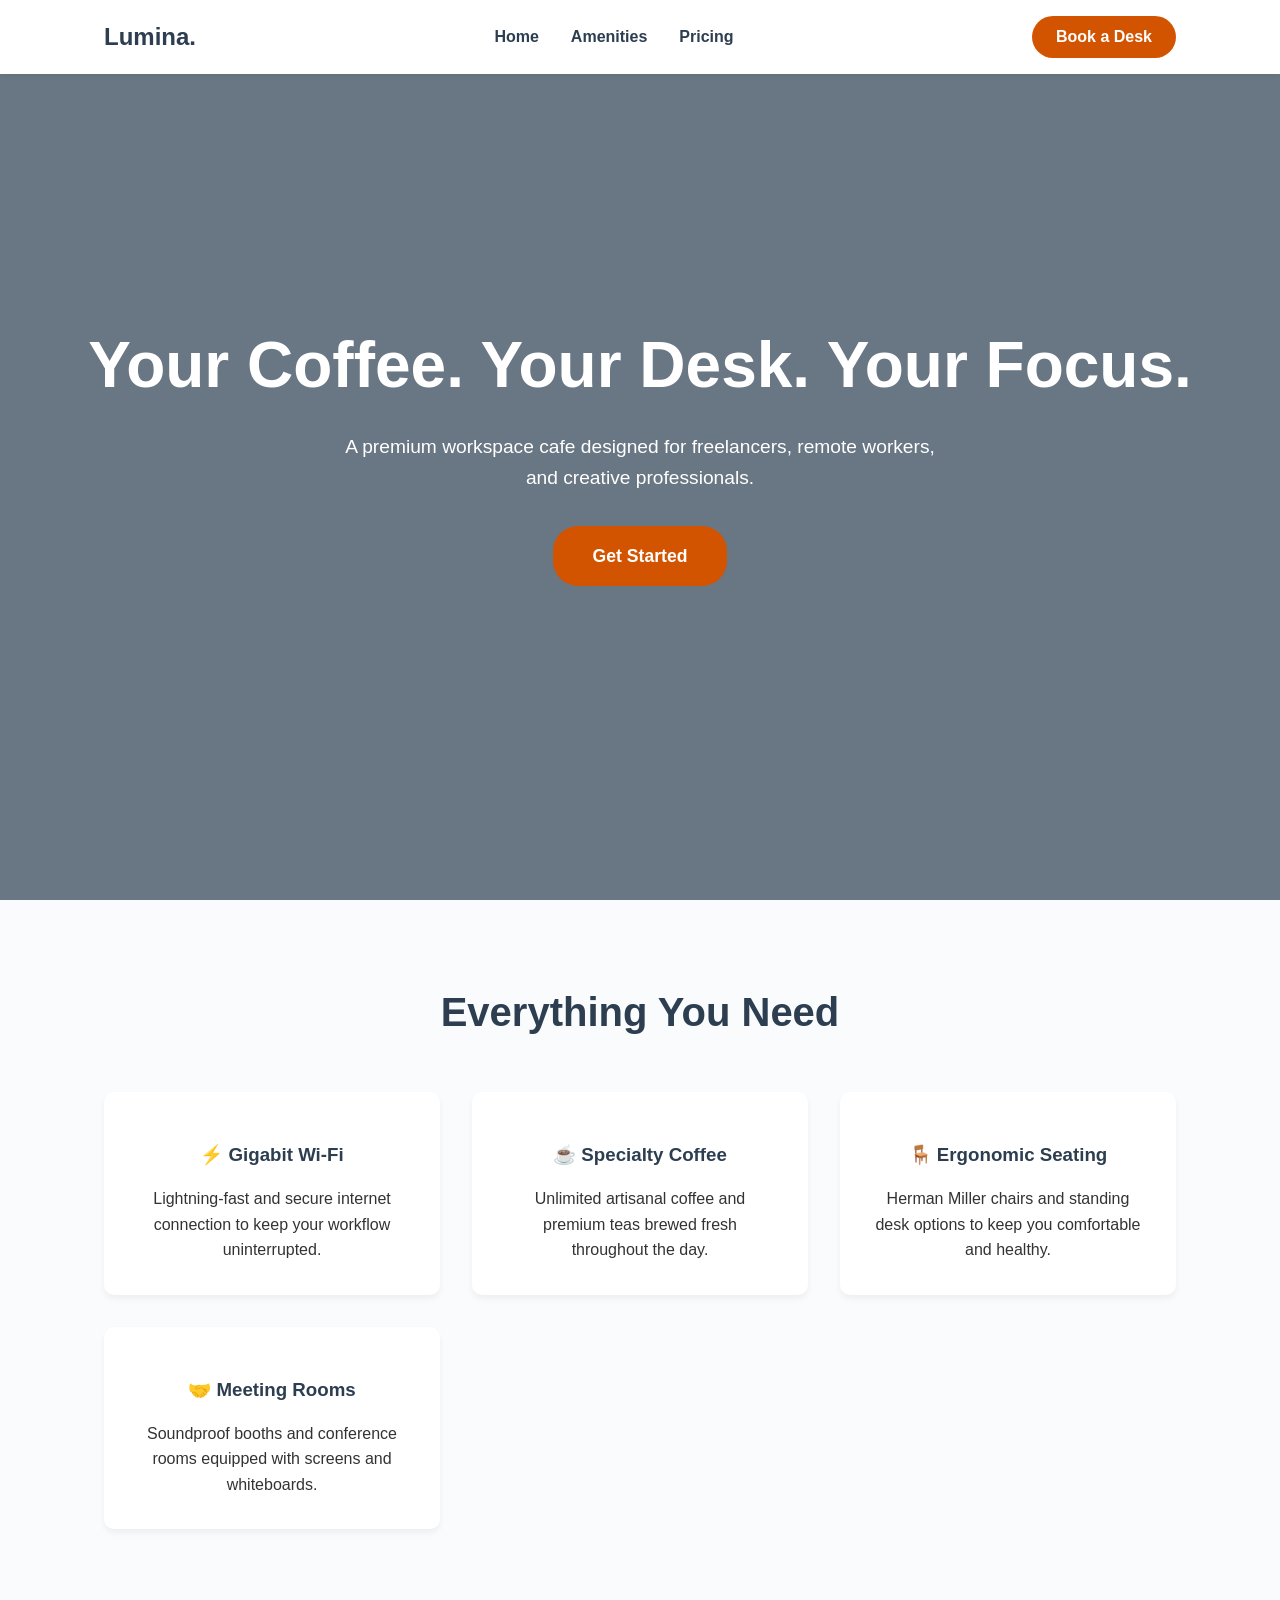
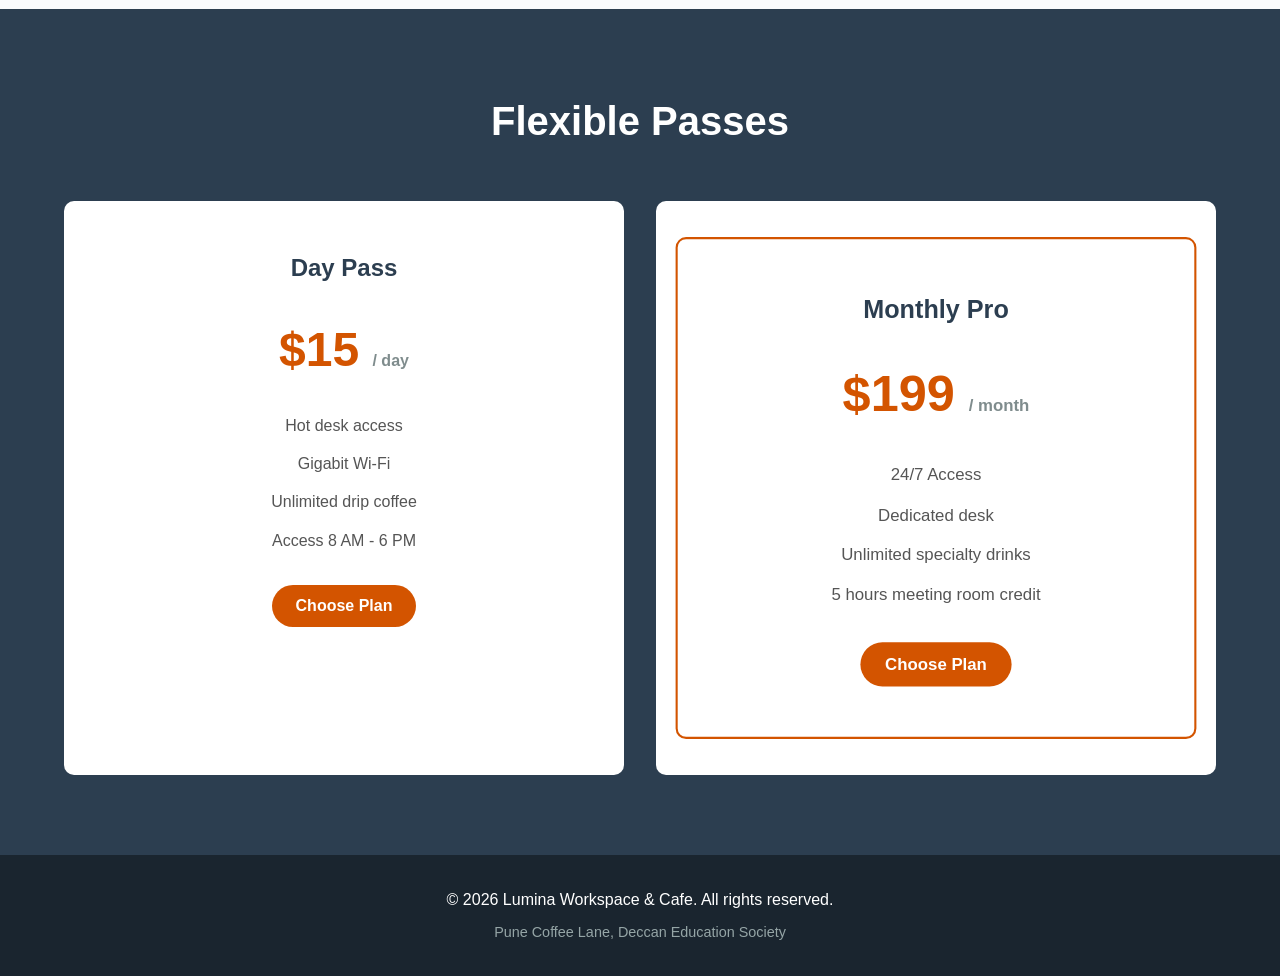
<file: index.html>
<!DOCTYPE html>
<html lang="en">
<head>
    <meta charset="UTF-8">
    <meta name="viewport" content="width=device-width, initial-scale=1.0">
    <title>Lumina Workspace & Cafe</title>
    
    <link rel="stylesheet" href="index.css">
</head>
<body>

   
    <header>
        <nav>
            <div class="logo"> <a href="#home">Lumina.</a></div>
            <ul class="nav-links">
                <li><a href="#home">Home</a></li>
                <li><a href="#amenities">Amenities</a></li>
                <li><a href="#pricing">Pricing</a></li>
            </ul>
            <a href="#pricing" class="btn-primary">Book a Desk</a>
        </nav>
    </header>

    <!-- Hero Section -->
    <section class="hero" id="home">
        <h1>Your Coffee. Your Desk. Your Focus.</h1>
        <p>A premium workspace cafe designed for freelancers, remote workers, and creative professionals.</p>
        <a href="#pricing" class="btn-primary" style="padding: 1rem 2.5rem; font-size: 1.1rem;">Get Started</a>
    </section>

    <!-- Amenities Section -->
    <section class="amenities" id="amenities">
        <h2 class="section-title">Everything You Need</h2>
        <div class="amenities-grid">
            <div class="amenity-card">
                <h3>⚡ Gigabit Wi-Fi</h3>
                <p>Lightning-fast and secure internet connection to keep your workflow uninterrupted.</p>
            </div>
            <div class="amenity-card">
                <h3>☕ Specialty Coffee</h3>
                <p>Unlimited artisanal coffee and premium teas brewed fresh throughout the day.</p>
            </div>
            <div class="amenity-card">
                <h3>🪑 Ergonomic Seating</h3>
                <p>Herman Miller chairs and standing desk options to keep you comfortable and healthy.</p>
            </div>
            <div class="amenity-card">
                <h3>🤝 Meeting Rooms</h3>
                <p>Soundproof booths and conference rooms equipped with screens and whiteboards.</p>
            </div>
        </div>
    </section>

    <!-- Pricing Section -->
    <section class="pricing" id="pricing">
        <h2 class="section-title">Flexible Passes</h2>
        <div class="pricing-grid">
            <div class="price-card">
                <h3>Day Pass</h3>
                <div class="price">$15 <span>/ day</span></div>
                <ul>
                    <li>Hot desk access</li>
                    <li>Gigabit Wi-Fi</li>
                    <li>Unlimited drip coffee</li>
                    <li>Access 8 AM - 6 PM</li>
                </ul>
                <a href="#" class="btn-primary">Choose Plan</a>
            </div>
            <div class="price-card">
                <!-- Inline styles moved to CSS class 'featured' -->
                <div class="featured-card">
                    <h3>Monthly Pro</h3>
                    <div class="price">$199 <span>/ month</span></div>
                    <ul>
                        <li>24/7 Access</li>
                        <li>Dedicated desk</li>
                        <li>Unlimited specialty drinks</li>
                        <li>5 hours meeting room credit</li>
                    </ul>
                    <a href="#" class="btn-primary">Choose Plan</a>
                </div>
            </div>
        </div>
    </section>

    <!-- Footer -->
    <footer>
        <p>&copy; 2026 Lumina Workspace & Cafe. All rights reserved.</p>
        <p class="footer-address">Pune Coffee Lane, Deccan Education Society</p>
    </footer>

</body>
</html>
</file>
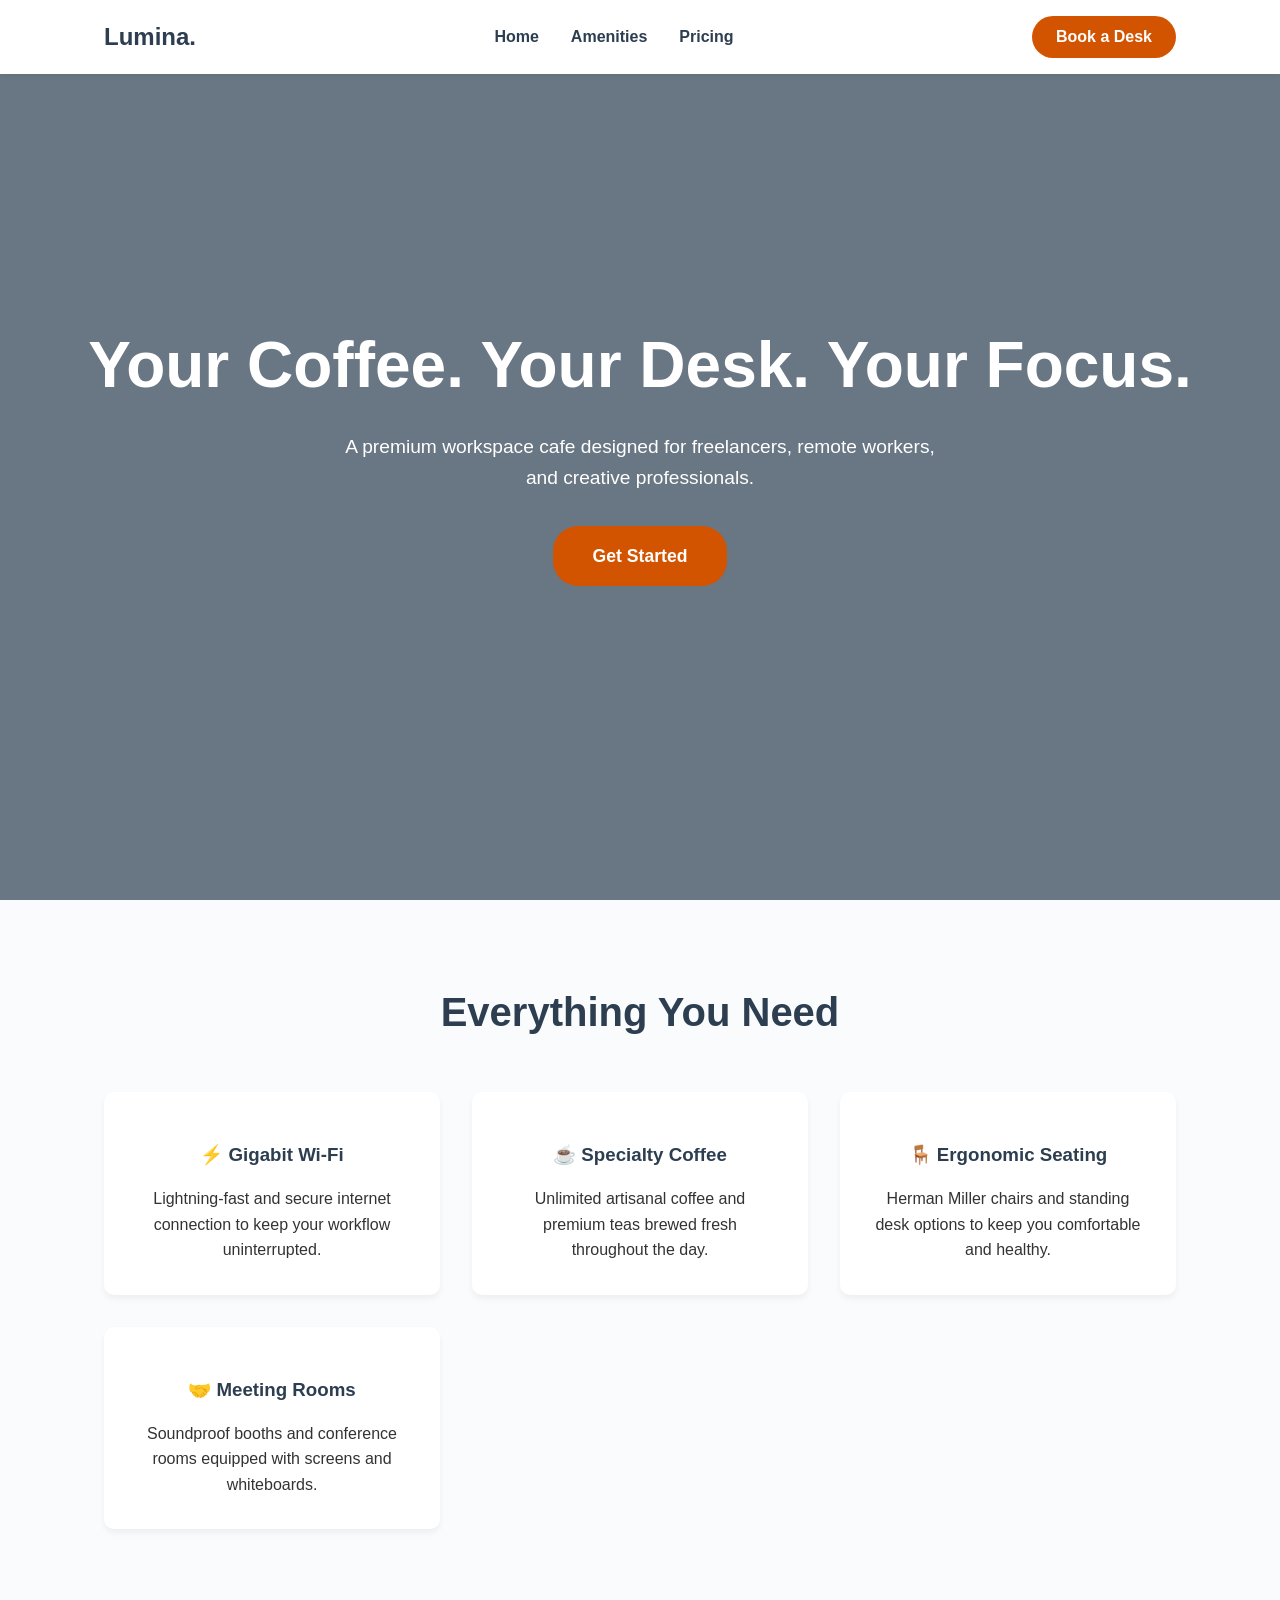
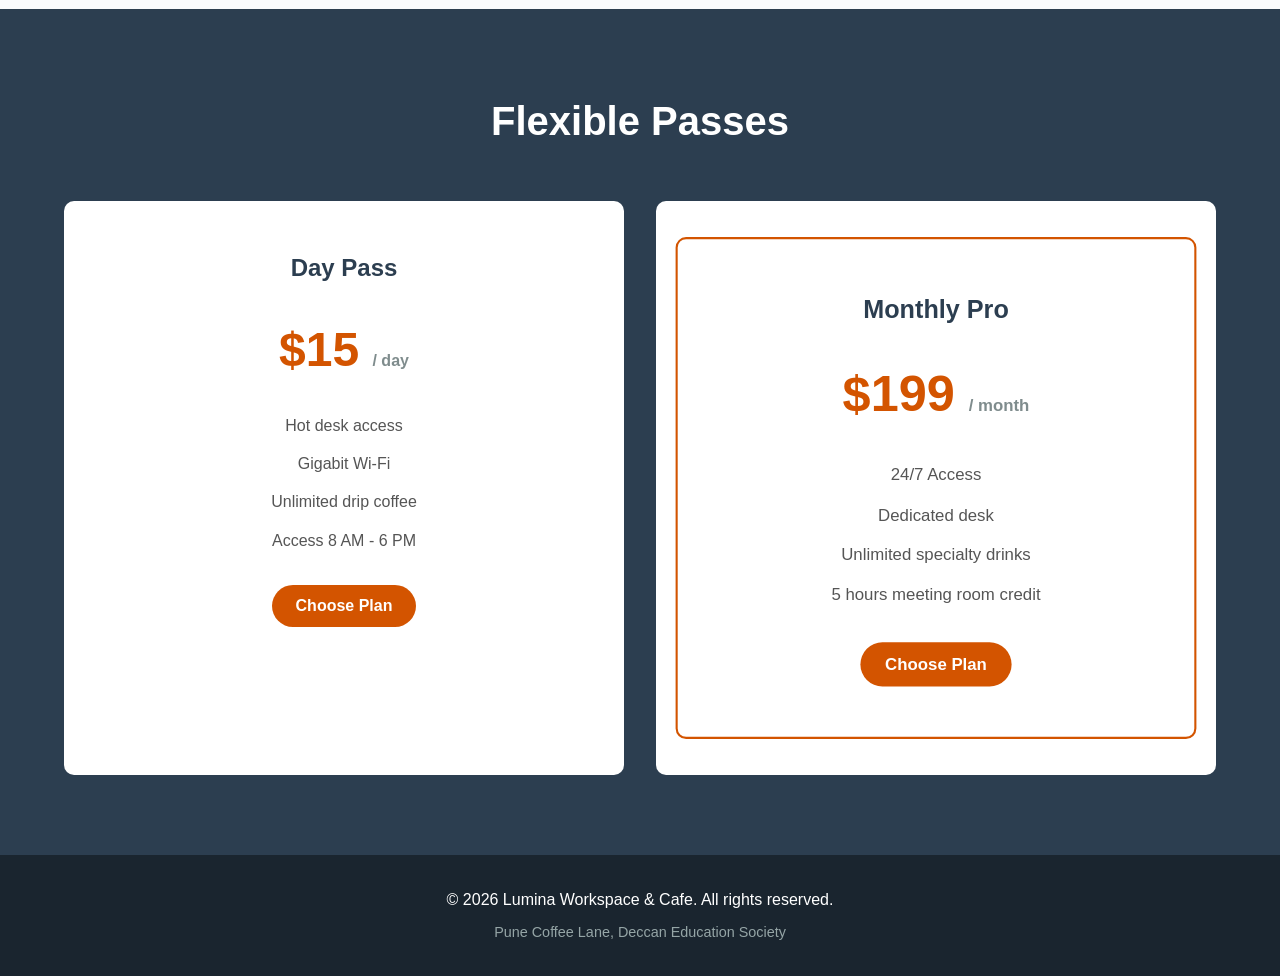
<file: cafe.html>
<!DOCTYPE html>
<html lang="en">
<head>
    <meta charset="UTF-8">
    <meta name="viewport" content="width=device-width, initial-scale=1.0">
    <title>Lumina Workspace & Cafe</title>
    
    <link rel="stylesheet" href="cafe.css">
</head>
<body>

   
    <header>
        <nav>
            <div class="logo"> <a href="#home">Lumina.</a></div>
            <ul class="nav-links">
                <li><a href="#home">Home</a></li>
                <li><a href="#amenities">Amenities</a></li>
                <li><a href="#pricing">Pricing</a></li>
            </ul>
            <a href="#pricing" class="btn-primary">Book a Desk</a>
        </nav>
    </header>

    <!-- Hero Section -->
    <section class="hero" id="home">
        <h1>Your Coffee. Your Desk. Your Focus.</h1>
        <p>A premium workspace cafe designed for freelancers, remote workers, and creative professionals.</p>
        <a href="#pricing" class="btn-primary" style="padding: 1rem 2.5rem; font-size: 1.1rem;">Get Started</a>
    </section>

    <!-- Amenities Section -->
    <section class="amenities" id="amenities">
        <h2 class="section-title">Everything You Need</h2>
        <div class="amenities-grid">
            <div class="amenity-card">
                <h3>⚡ Gigabit Wi-Fi</h3>
                <p>Lightning-fast and secure internet connection to keep your workflow uninterrupted.</p>
            </div>
            <div class="amenity-card">
                <h3>☕ Specialty Coffee</h3>
                <p>Unlimited artisanal coffee and premium teas brewed fresh throughout the day.</p>
            </div>
            <div class="amenity-card">
                <h3>🪑 Ergonomic Seating</h3>
                <p>Herman Miller chairs and standing desk options to keep you comfortable and healthy.</p>
            </div>
            <div class="amenity-card">
                <h3>🤝 Meeting Rooms</h3>
                <p>Soundproof booths and conference rooms equipped with screens and whiteboards.</p>
            </div>
        </div>
    </section>

    <!-- Pricing Section -->
    <section class="pricing" id="pricing">
        <h2 class="section-title">Flexible Passes</h2>
        <div class="pricing-grid">
            <div class="price-card">
                <h3>Day Pass</h3>
                <div class="price">$15 <span>/ day</span></div>
                <ul>
                    <li>Hot desk access</li>
                    <li>Gigabit Wi-Fi</li>
                    <li>Unlimited drip coffee</li>
                    <li>Access 8 AM - 6 PM</li>
                </ul>
                <a href="#" class="btn-primary">Choose Plan</a>
            </div>
            <div class="price-card">
                <!-- Inline styles moved to CSS class 'featured' -->
                <div class="featured-card">
                    <h3>Monthly Pro</h3>
                    <div class="price">$199 <span>/ month</span></div>
                    <ul>
                        <li>24/7 Access</li>
                        <li>Dedicated desk</li>
                        <li>Unlimited specialty drinks</li>
                        <li>5 hours meeting room credit</li>
                    </ul>
                    <a href="#" class="btn-primary">Choose Plan</a>
                </div>
            </div>
        </div>
    </section>

    <!-- Footer -->
    <footer>
        <p>&copy; 2026 Lumina Workspace & Cafe. All rights reserved.</p>
        <p class="footer-address">Pune Coffee Lane, Deccan Education Society</p>
    </footer>

</body>
</html>
</file>
<file: index.css>
/* Base Styles */
:root {
    --primary-color: #2c3e50;
    --accent-color: #d35400;
    --bg-color: #f9fbfd;
    --text-color: #333;
    --white: #ffffff;
}

* {
    margin: 0;
    padding: 0;
    box-sizing: border-box;
    font-family: 'Inter', sans-serif;
}

body {
    background-color: var(--bg-color);
    color: var(--text-color);
    line-height: 1.6;
}

a {
    text-decoration: none;
    color: inherit;
}

/* Navigation */
header {
    background-color: var(--white);
    box-shadow: 0 2px 5px rgba(0,0,0,0.05);
    position: fixed;
    width: 100%;
    top: 0;
    z-index: 1000;
}

nav {
    display: flex;
    justify-content: space-between;
    align-items: center;
    padding: 1rem 5%;
    max-width: 1200px;
    margin: 0 auto;
}

.logo {
    font-size: 1.5rem;
    font-weight: 700;
    color: var(--primary-color);
}

.nav-links {
    list-style: none;
    display: flex;
    gap: 2rem;
}

.nav-links a {
    font-weight: 600;
    color: var(--primary-color);
    transition: color 0.3s;
}

.nav-links a:hover {
    color: var(--accent-color);
}

.btn-primary {
    background-color: var(--accent-color);
    color: var(--white);
    padding: 0.5rem 1.5rem;
    border-radius: 25px;
    font-weight: 600;
    transition: background 0.3s;
    display: inline-block;
}

.btn-primary:hover {
    background-color: #e67e22;
}

/* Hero Section */
.hero {
    height: 100vh;
    background: linear-gradient(rgba(44, 62, 80, 0.7), rgba(44, 62, 80, 0.7)), url('https://images.unsplash.com/photo-1527192491265-7e15c55b1ed2?ixlib=rb-1.2.1&auto=format&fit=crop&w=1920&q=80') center/cover;
    display: flex;
    flex-direction: column;
    justify-content: center;
    align-items: center;
    text-align: center;
    color: var(--white);
    padding: 0 1rem;
}

.hero h1 {
    font-size: 4rem;
    margin-bottom: 1rem;
}

.hero p {
    font-size: 1.2rem;
    max-width: 600px;
    margin-bottom: 2rem;
}

/* Amenities Section */
.section-title {
    text-align: center;
    font-size: 2.5rem;
    margin-bottom: 3rem;
    color: var(--primary-color);
}

.amenities {
    padding: 5rem 5%;
    max-width: 1200px;
    margin: 0 auto;
}

.amenities-grid {
    display: grid;
    grid-template-columns: repeat(auto-fit, minmax(250px, 1fr));
    gap: 2rem;
}

.amenity-card {
    background: var(--white);
    padding: 2rem;
    border-radius: 10px;
    text-align: center;
    box-shadow: 0 4px 6px rgba(0,0,0,0.05);
    transition: transform 0.3s;
}

.amenity-card:hover {
    transform: translateY(-5px);
}

.amenity-card h3 {
    margin: 1rem 0;
    color: var(--primary-color);
}

/* Pricing Section */
.pricing {
    background-color: var(--primary-color);
    color: var(--white);
    padding: 5rem 5%;
}

.pricing .section-title {
    color: var(--white);
}

.pricing-grid {
    max-width: 1200px;
    margin: 0 auto;
    display: grid;
    grid-template-columns: repeat(auto-fit, minmax(300px, 1fr));
    gap: 2rem;
}

.price-card {
    background: var(--white);
    color: var(--text-color);
    padding: 3rem 2rem;
    border-radius: 10px;
    text-align: center;
}

.featured-card {
    transform: scale(1.05);
    border: 2px solid var(--accent-color);
    height: 100%;
    padding: 3rem 2rem;
    border-radius: 10px;
    background: var(--white);
}

.price-card h3, .featured-card h3 {
    font-size: 1.5rem;
    color: var(--primary-color);
}

.price {
    font-size: 3rem;
    font-weight: 700;
    color: var(--accent-color);
    margin: 1.5rem 0;
}

.price span {
    font-size: 1rem;
    color: #7f8c8d;
}

.price-card ul, .featured-card ul {
    list-style: none;
    margin-bottom: 2rem;
}

.price-card ul li, .featured-card ul li {
    margin-bottom: 0.8rem;
    color: #555;
}

/* Footer */
footer {
    background: #1a252f;
    color: var(--white);
    text-align: center;
    padding: 2rem 5%;
}

.footer-address {
    margin-top: 0.5rem;
    font-size: 0.9rem;
    color: #95a5a6;
}

/* Responsive */
@media (max-width: 768px) {
    .nav-links {
        display: none; 
    }
    .hero h1 {
        font-size: 2.5rem;
    }
    .featured-card {
        transform: scale(1);
    }
}
</file>
<file: cafe.css>
/* Base Styles */
:root {
    --primary-color: #2c3e50;
    --accent-color: #d35400;
    --bg-color: #f9fbfd;
    --text-color: #333;
    --white: #ffffff;
}

* {
    margin: 0;
    padding: 0;
    box-sizing: border-box;
    font-family: 'Inter', sans-serif;
}

body {
    background-color: var(--bg-color);
    color: var(--text-color);
    line-height: 1.6;
}

a {
    text-decoration: none;
    color: inherit;
}

/* Navigation */
header {
    background-color: var(--white);
    box-shadow: 0 2px 5px rgba(0,0,0,0.05);
    position: fixed;
    width: 100%;
    top: 0;
    z-index: 1000;
}

nav {
    display: flex;
    justify-content: space-between;
    align-items: center;
    padding: 1rem 5%;
    max-width: 1200px;
    margin: 0 auto;
}

.logo {
    font-size: 1.5rem;
    font-weight: 700;
    color: var(--primary-color);
}

.nav-links {
    list-style: none;
    display: flex;
    gap: 2rem;
}

.nav-links a {
    font-weight: 600;
    color: var(--primary-color);
    transition: color 0.3s;
}

.nav-links a:hover {
    color: var(--accent-color);
}

.btn-primary {
    background-color: var(--accent-color);
    color: var(--white);
    padding: 0.5rem 1.5rem;
    border-radius: 25px;
    font-weight: 600;
    transition: background 0.3s;
    display: inline-block;
}

.btn-primary:hover {
    background-color: #e67e22;
}

/* Hero Section */
.hero {
    height: 100vh;
    background: linear-gradient(rgba(44, 62, 80, 0.7), rgba(44, 62, 80, 0.7)), url('https://images.unsplash.com/photo-1527192491265-7e15c55b1ed2?ixlib=rb-1.2.1&auto=format&fit=crop&w=1920&q=80') center/cover;
    display: flex;
    flex-direction: column;
    justify-content: center;
    align-items: center;
    text-align: center;
    color: var(--white);
    padding: 0 1rem;
}

.hero h1 {
    font-size: 4rem;
    margin-bottom: 1rem;
}

.hero p {
    font-size: 1.2rem;
    max-width: 600px;
    margin-bottom: 2rem;
}

/* Amenities Section */
.section-title {
    text-align: center;
    font-size: 2.5rem;
    margin-bottom: 3rem;
    color: var(--primary-color);
}

.amenities {
    padding: 5rem 5%;
    max-width: 1200px;
    margin: 0 auto;
}

.amenities-grid {
    display: grid;
    grid-template-columns: repeat(auto-fit, minmax(250px, 1fr));
    gap: 2rem;
}

.amenity-card {
    background: var(--white);
    padding: 2rem;
    border-radius: 10px;
    text-align: center;
    box-shadow: 0 4px 6px rgba(0,0,0,0.05);
    transition: transform 0.3s;
}

.amenity-card:hover {
    transform: translateY(-5px);
}

.amenity-card h3 {
    margin: 1rem 0;
    color: var(--primary-color);
}

/* Pricing Section */
.pricing {
    background-color: var(--primary-color);
    color: var(--white);
    padding: 5rem 5%;
}

.pricing .section-title {
    color: var(--white);
}

.pricing-grid {
    max-width: 1200px;
    margin: 0 auto;
    display: grid;
    grid-template-columns: repeat(auto-fit, minmax(300px, 1fr));
    gap: 2rem;
}

.price-card {
    background: var(--white);
    color: var(--text-color);
    padding: 3rem 2rem;
    border-radius: 10px;
    text-align: center;
}

.featured-card {
    transform: scale(1.05);
    border: 2px solid var(--accent-color);
    height: 100%;
    padding: 3rem 2rem;
    border-radius: 10px;
    background: var(--white);
}

.price-card h3, .featured-card h3 {
    font-size: 1.5rem;
    color: var(--primary-color);
}

.price {
    font-size: 3rem;
    font-weight: 700;
    color: var(--accent-color);
    margin: 1.5rem 0;
}

.price span {
    font-size: 1rem;
    color: #7f8c8d;
}

.price-card ul, .featured-card ul {
    list-style: none;
    margin-bottom: 2rem;
}

.price-card ul li, .featured-card ul li {
    margin-bottom: 0.8rem;
    color: #555;
}

/* Footer */
footer {
    background: #1a252f;
    color: var(--white);
    text-align: center;
    padding: 2rem 5%;
}

.footer-address {
    margin-top: 0.5rem;
    font-size: 0.9rem;
    color: #95a5a6;
}

/* Responsive */
@media (max-width: 768px) {
    .nav-links {
        display: none; 
    }
    .hero h1 {
        font-size: 2.5rem;
    }
    .featured-card {
        transform: scale(1);
    }
}
</file>
